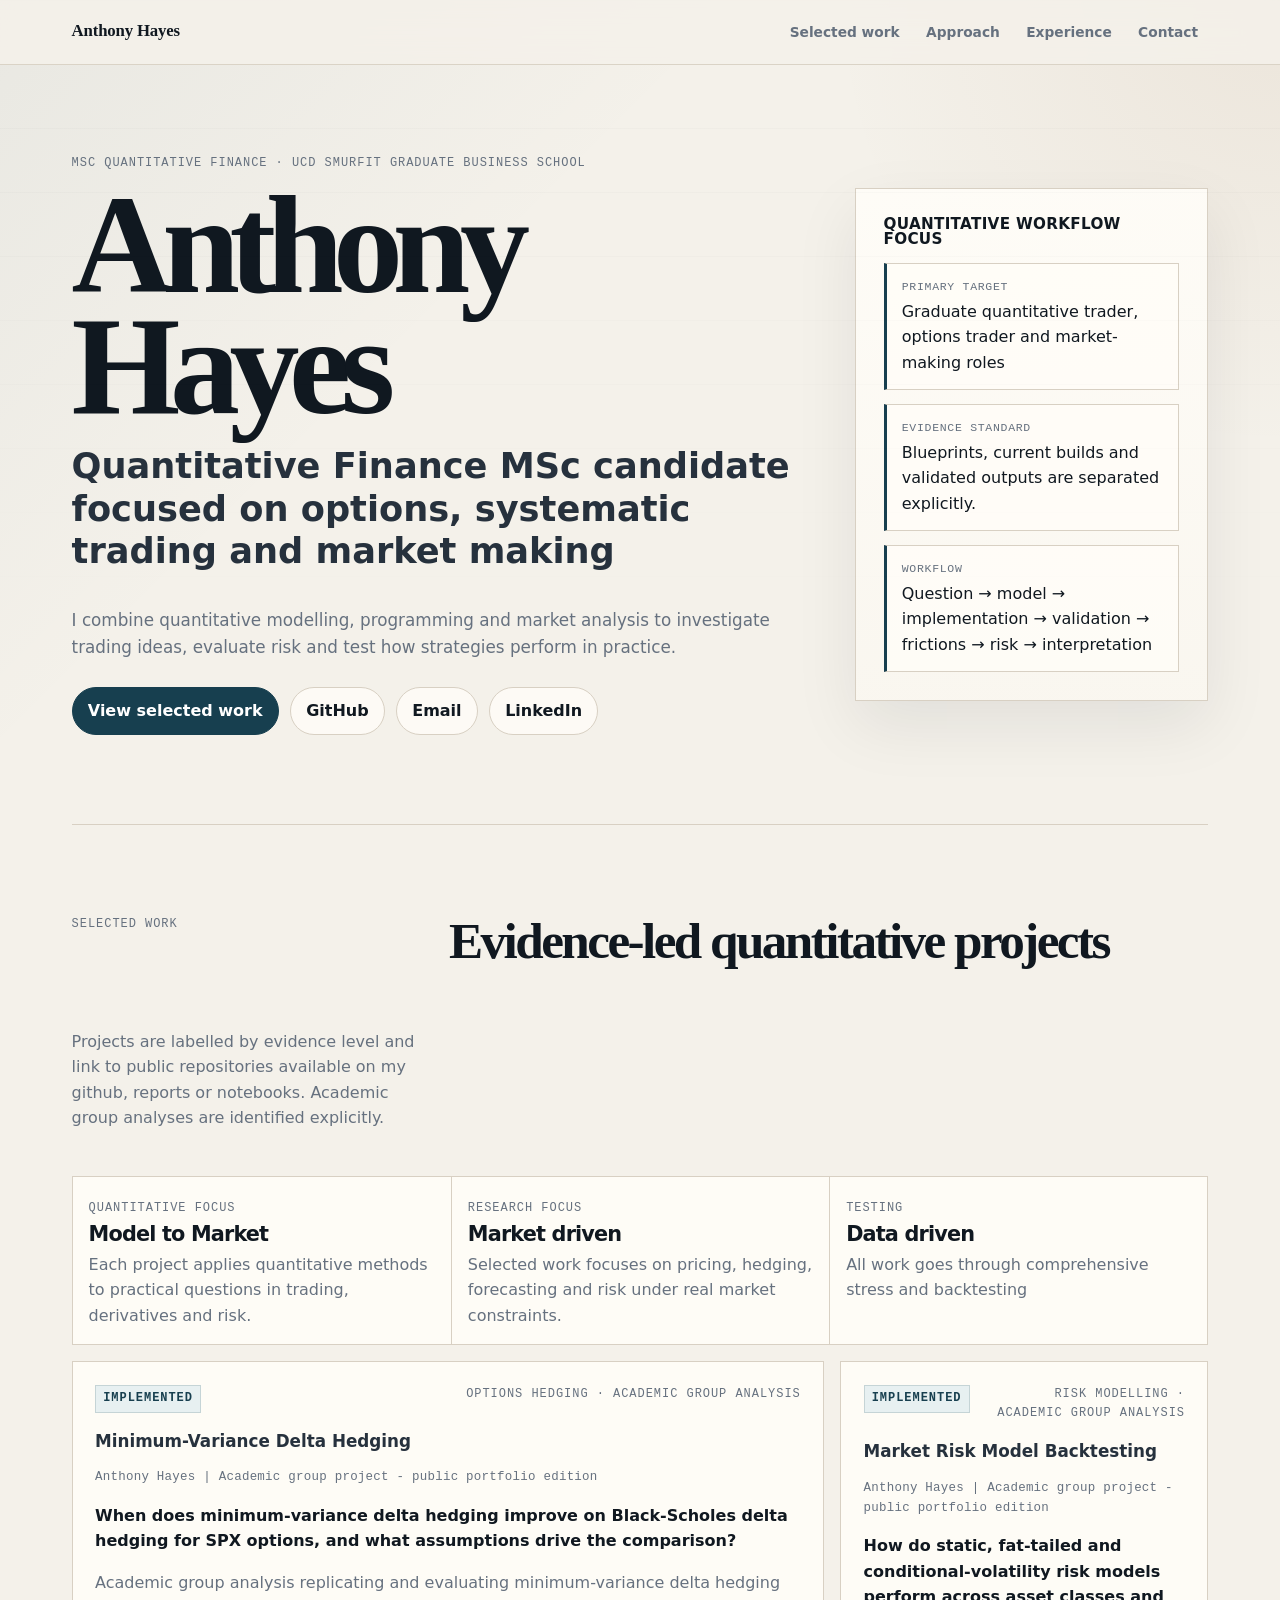
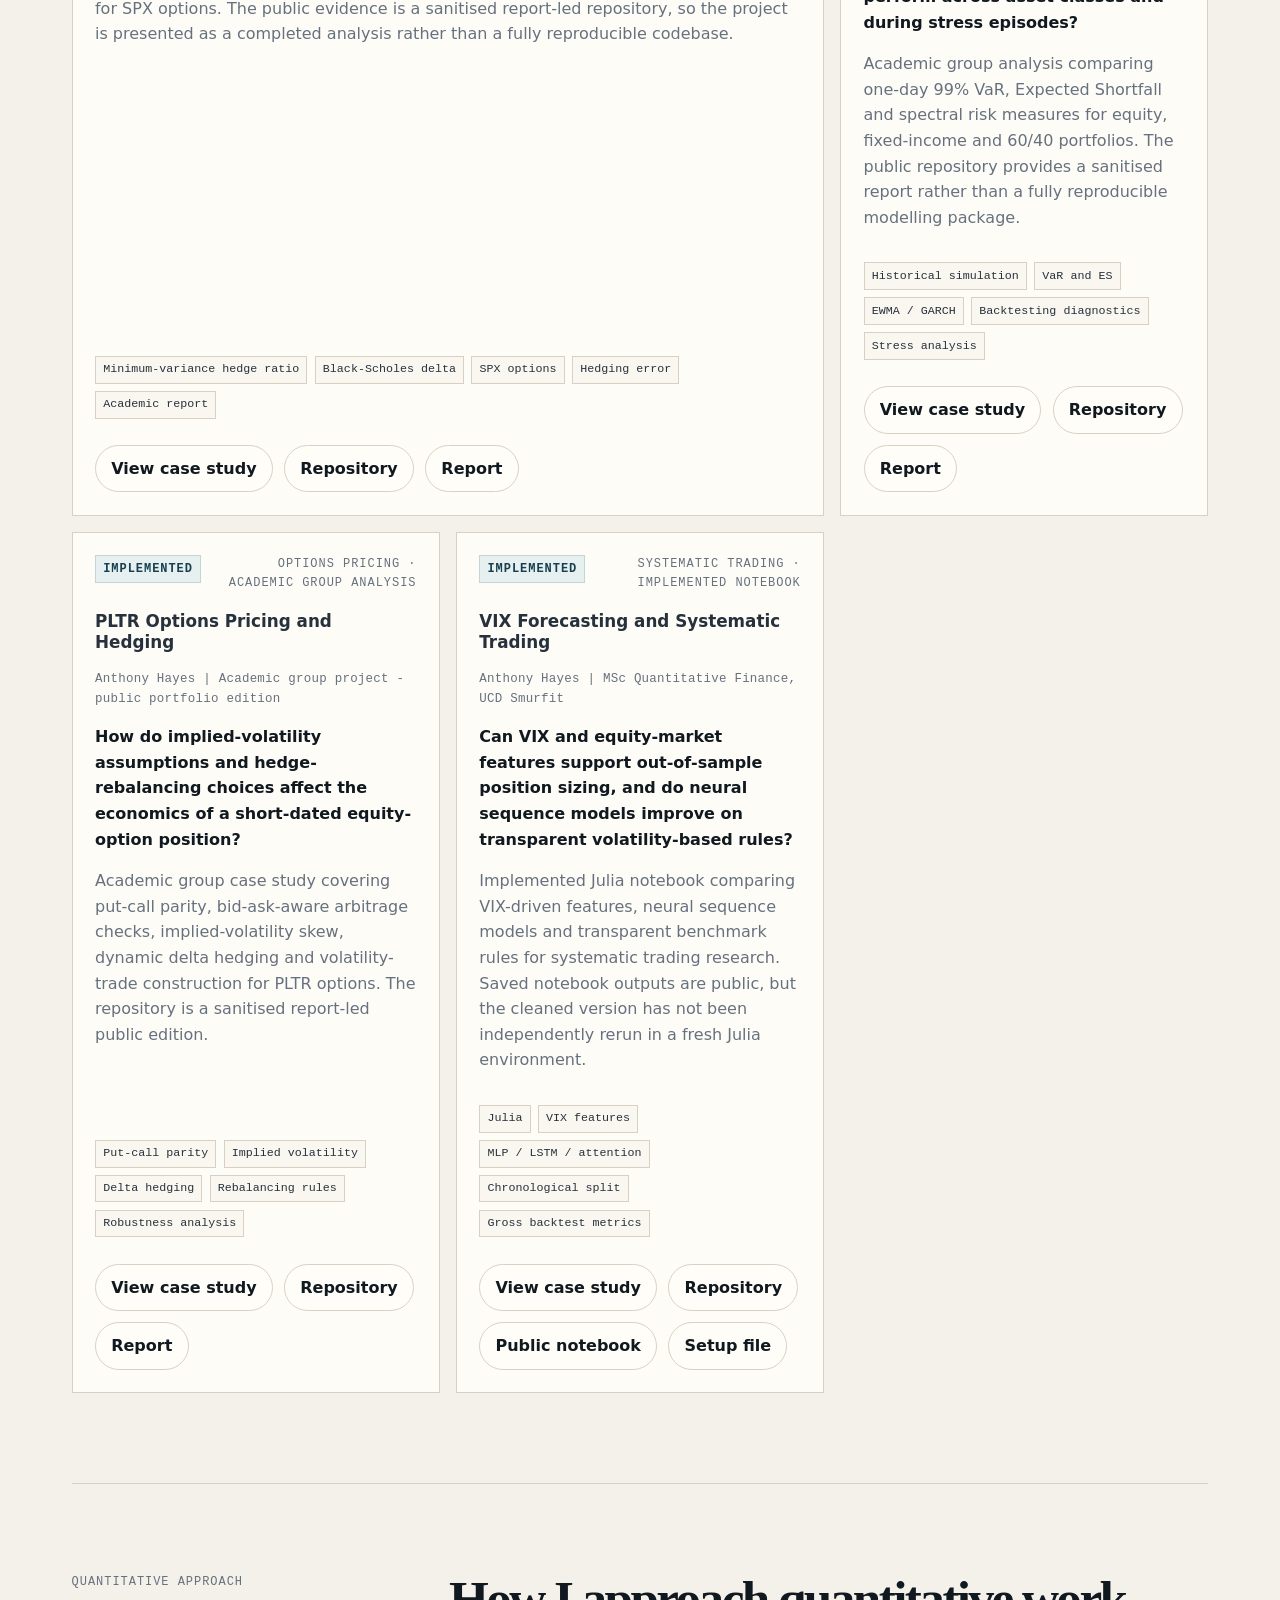
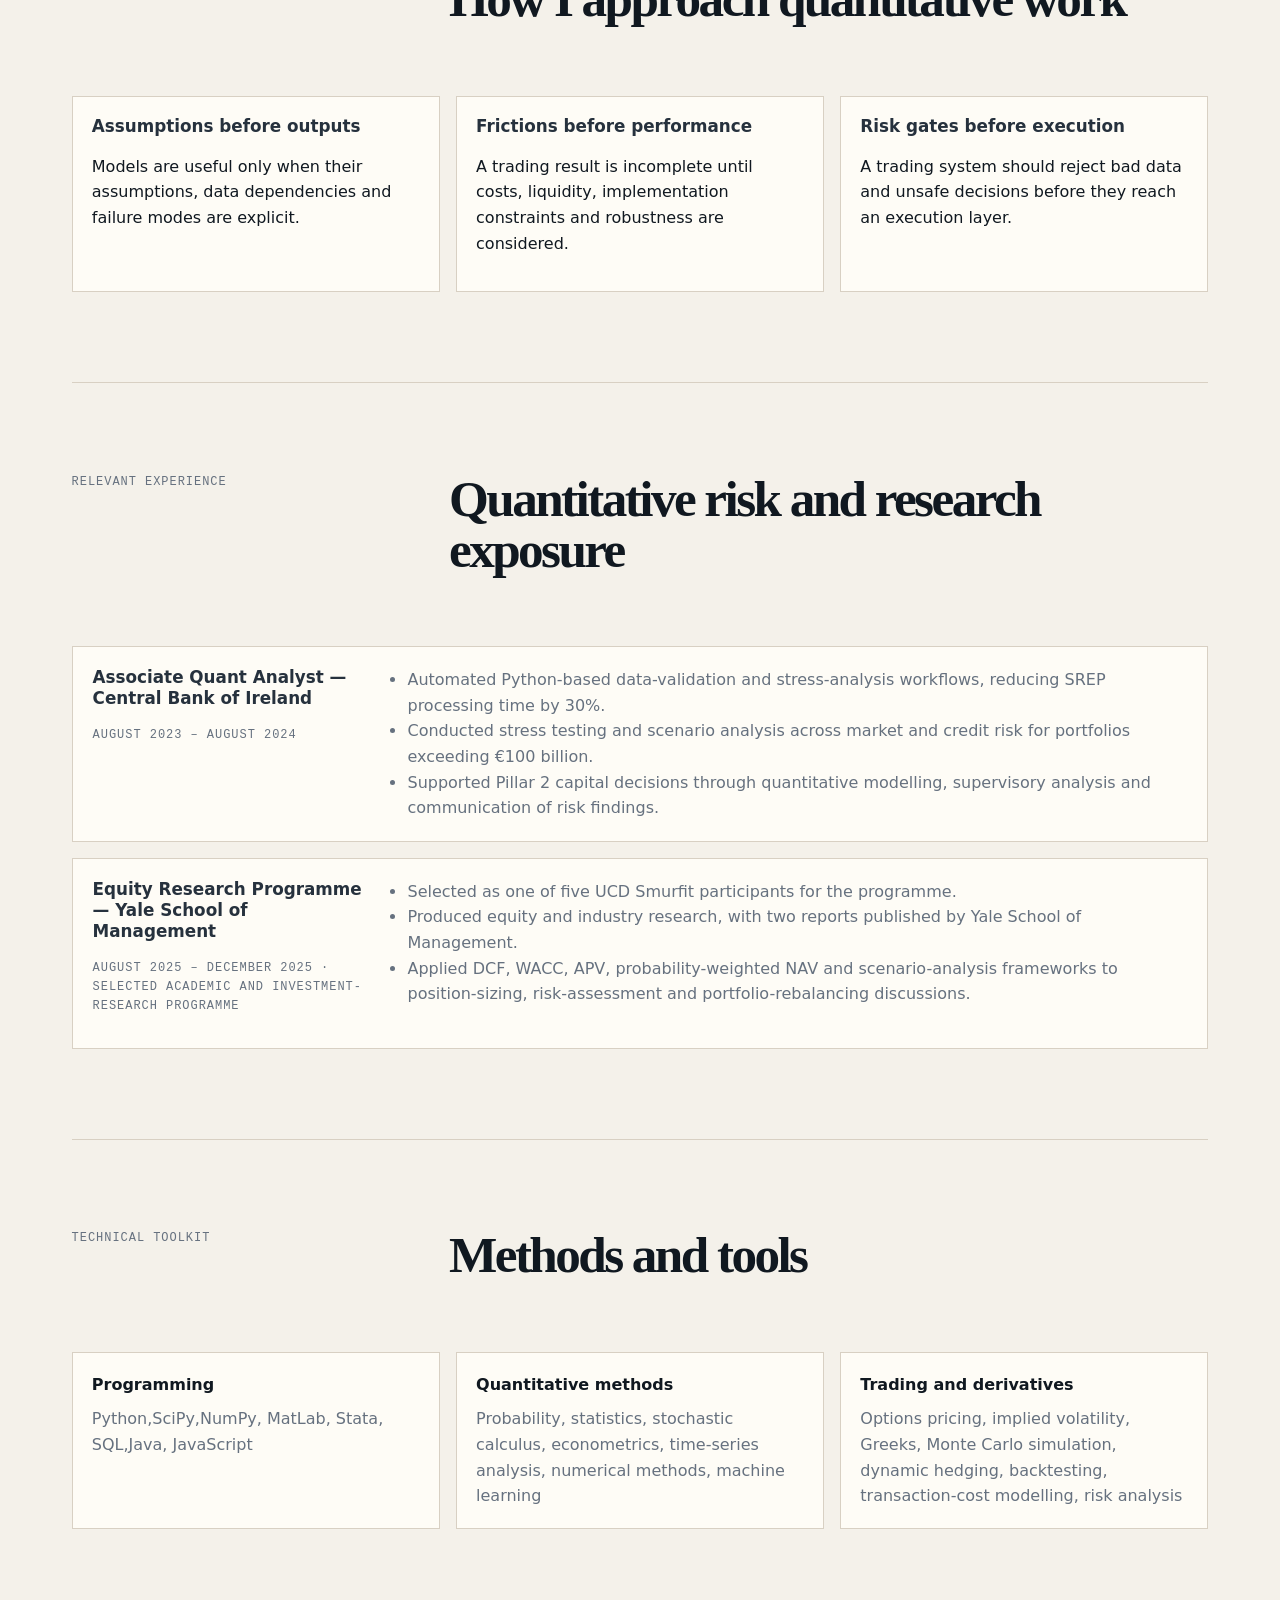
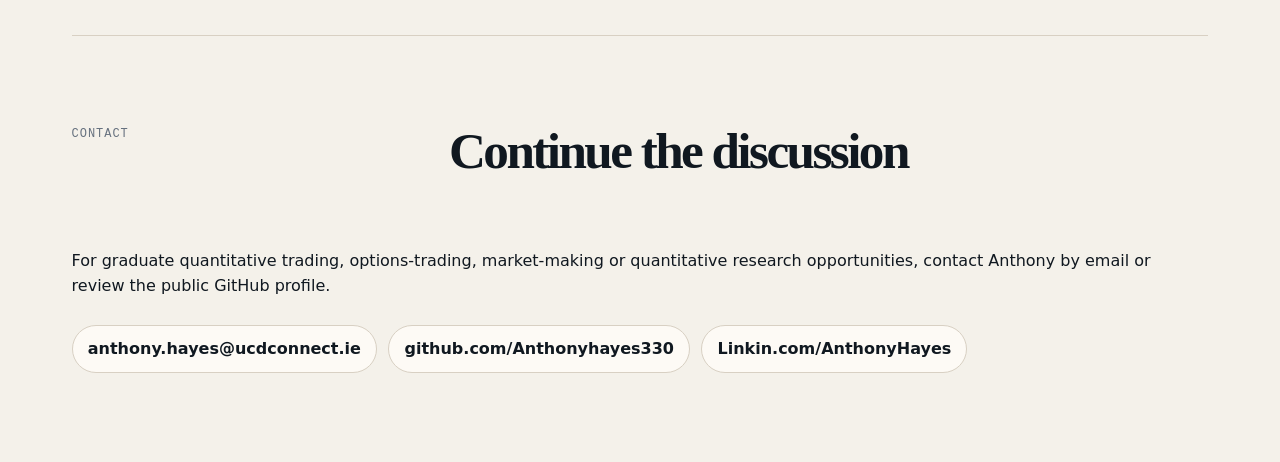
<file: index.html>
<!doctype html>
<html lang="en">
<head>
  <meta charset="utf-8">
  <meta name="viewport" content="width=device-width, initial-scale=1">
  <title>Anthony Hayes | Quantitative Trading and Research Portfolio</title>
  <meta name="description" content="Anthony Hayes is an MSc Quantitative Finance candidate at UCD Smurfit focused on options, systematic trading research and risk-aware quantitative workflows.">
  <meta property="og:title" content="Anthony Hayes | Quantitative Trading Research Portfolio">
  <meta property="og:description" content="A concise portfolio for graduate quantitative trader and quantitative research applications, focused on evidence, assumptions, frictions and risk controls.">
  <meta property="og:type" content="website">
  <link rel="stylesheet" href="assets/css/styles.css">
  <script src="assets/data/projects.js" defer></script>
  <script src="assets/js/site.js" defer></script>
</head>
<body>
  <a class="skip-link" href="#main">Skip to content</a>
  <header class="site-header">
    <nav class="nav" aria-label="Primary navigation">
      <a class="wordmark" href="./">Anthony Hayes</a>
      <div class="nav-links">
        <a href="#selected-work">Selected work</a>
        <a href="#approach">Approach</a>
        <a href="#experience">Experience</a>
        <a href="#contact">Contact</a>
      </div>
    </nav>
  </header>

  <main id="main">
    <section class="hero section" aria-labelledby="hero-title">
      <div class="hero-copy">
        <p class="eyebrow">MSc Quantitative Finance · UCD Smurfit Graduate Business School</p>
        <h1 id="hero-title">Anthony Hayes</h1>
        <p class="lede">Quantitative Finance MSc candidate focused on options, systematic trading and market making</p>
        <p class="supporting">I combine quantitative modelling, programming and market analysis to investigate trading ideas, evaluate risk and test how strategies perform in practice.</p>
        <div class="hero-actions" aria-label="Contact and profile links">
          <a class="button primary" href="#selected-work">View selected work</a>
          <a class="button" href="https://github.com/Anthonyhayes330">GitHub</a>
          <a class="button" href="mailto:anthony.hayes@ucdconnect.ie">Email</a>
          <!-- LinkedIn omitted until an exact verified URL is available; do not guess or publish a malformed link. -->
        </div>
      </div>
      <aside class="hero-panel" aria-label="Portfolio focus areas">
        <h2>Quantitative workflow focus</h2>
        <dl class="signal-grid">
          <div><dt>Primary target</dt><dd>Graduate quantitative trader, options trader and market-making roles</dd></div>
          <div><dt>Evidence standard</dt><dd>Blueprints, current builds and validated outputs are separated explicitly.</dd></div>
          <div><dt>Workflow</dt><dd>Question → model → implementation → validation → frictions → risk → interpretation</dd></div>
        </dl>
      </aside>
    </section>

    <section id="selected-work" class="section" aria-labelledby="selected-work-title">
      <div class="section-heading">
        <p class="eyebrow">Selected work</p>
        <h2 id="selected-work-title">Evidence-led quantitative projects</h2>
        <p>Projects are labelled by evidence level and link to public repositories available on my github, reports or notebooks. Academic group analyses are identified explicitly.</p>
      </div>
      <div class="evidence-strip" aria-label="Quantitative research framework">
        <div><span class="stat-label">QUANTITATIVE FOCUS</span><strong>Model to Market</strong><p>Each project applies quantitative methods to practical questions in trading, derivatives and risk.</p></div>
        <div><span class="stat-label">RESEARCH FOCUS</span><strong>Market driven</strong><p>Selected work focuses on pricing, hedging, forecasting and risk under real market constraints.</p></div>
        <div><span class="stat-label">TESTING</span><strong>Data driven</strong><p>All work goes through comprehensive stress and backtesting</p></div>
      </div>
      <div id="featured-projects" class="project-grid" aria-live="polite">
        <noscript>
          <article class="project-card">
            <div class="card-top"><span class="status">Blueprint</span><span class="category">Options, volatility and market making</span></div>
            <h3>Options Market-Making Blueprint</h3>
            <p class="research-question">How should an options market maker translate model fair value into inventory-aware quotes while managing Greek exposure and hedging costs?</p>
            <p>Enable JavaScript to render the maintained case-study links from the central project-data file.</p>
          </article>
        </noscript>
      </div>
    </section>

    <section id="approach" class="section principles" aria-labelledby="approach-title">
      <div class="section-heading">
        <p class="eyebrow">Quantitative approach</p>
        <h2 id="approach-title">How I approach quantitative work</h2>
      </div>
      <div class="principle-grid">
        <article><h3>Assumptions before outputs</h3><p>Models are useful only when their assumptions, data dependencies and failure modes are explicit.</p></article>
        <article><h3>Frictions before performance</h3><p>A trading result is incomplete until costs, liquidity, implementation constraints and robustness are considered.</p></article>
        <article><h3>Risk gates before execution</h3><p>A trading system should reject bad data and unsafe decisions before they reach an execution layer.</p></article>
      </div>
    </section>

    <section id="experience" class="section" aria-labelledby="experience-title">
      <div class="section-heading"><p class="eyebrow">Relevant experience</p><h2 id="experience-title">Quantitative risk and research exposure</h2></div>
      <div class="timeline">
        <article class="experience-item">
          <div><h3>Associate Quant Analyst — Central Bank of Ireland</h3><p class="meta">August 2023 – August 2024</p></div>
          <ul><li>Automated Python-based data-validation and stress-analysis workflows, reducing SREP processing time by 30%.</li><li>Conducted stress testing and scenario analysis across market and credit risk for portfolios exceeding €100 billion.</li><li>Supported Pillar 2 capital decisions through quantitative modelling, supervisory analysis and communication of risk findings.</li></ul>
        </article>
        <article class="experience-item">
          <div><h3>Equity Research Programme — Yale School of Management</h3><p class="meta">August 2025 – December 2025 · Selected academic and investment-research programme</p></div>
          <ul><li>Selected as one of five UCD Smurfit participants for the programme.</li><li>Produced equity and industry research, with two reports published by Yale School of Management.</li><li>Applied DCF, WACC, APV, probability-weighted NAV and scenario-analysis frameworks to position-sizing, risk-assessment and portfolio-rebalancing discussions.</li></ul>
        </article>
      </div>
    </section>

    <section id="toolkit" class="section toolkit" aria-labelledby="toolkit-title">
      <div class="section-heading"><p class="eyebrow">Technical toolkit</p><h2 id="toolkit-title">Methods and tools</h2></div>
      <div class="toolkit-grid">
        <p><strong>Programming</strong><span>Python,SciPy,NumPy, MatLab, Stata, SQL,Java, JavaScript</span></p>
        <p><strong>Quantitative methods</strong><span>Probability, statistics, stochastic calculus, econometrics, time-series analysis, numerical methods, machine learning</span></p>
        <p><strong>Trading and derivatives</strong><span>Options pricing, implied volatility, Greeks, Monte Carlo simulation, dynamic hedging, backtesting, transaction-cost modelling, risk analysis</span></p>
      </div>
    </section>

    <section id="contact" class="section contact" aria-labelledby="contact-title">
      <div class="section-heading"><p class="eyebrow">Contact</p><h2 id="contact-title">Continue the discussion</h2></div>
      <p>For graduate quantitative trading, options-trading, market-making or quantitative research opportunities, contact Anthony by email or review the public GitHub profile.</p>
      <div class="contact-links"><a href="mailto:anthony.hayes@ucdconnect.ie">anthony.hayes@ucdconnect.ie</a><a href="https://github.com/Anthonyhayes330">github.com/Anthonyhayes330</a><a href="https://www.linkedin.com/in/anthony-hayes-033423232/">Linkin.com/AnthonyHayes</a></div>
    </section>
  </main>
</body>
</html>
</file>
<file: assets/css/styles.css>
:root {
  --bg: #f4f1ea;
  --surface: #fffdf8;
  --surface-muted: #faf7f0;
  --ink: #101820;
  --ink-soft: #26313d;
  --muted: #66717f;
  --line: #d8d0c3;
  --line-strong: #b7aa98;
  --accent: #173f4f;
  --accent-pale: #e7f0f1;
  --shadow: 0 24px 60px rgba(16, 24, 32, 0.08);
  --sans: Inter, ui-sans-serif, system-ui, -apple-system, BlinkMacSystemFont, "Segoe UI", sans-serif;
  --serif: Georgia, "Times New Roman", serif;
  --mono: ui-monospace, SFMono-Regular, Menlo, Consolas, monospace;
}

* { box-sizing: border-box; }

html { scroll-behavior: smooth; }

body {
  margin: 0;
  background:
    linear-gradient(135deg, rgba(23, 63, 79, 0.05), transparent 34rem),
    radial-gradient(circle at top right, rgba(141, 91, 43, 0.08), transparent 28rem),
    var(--bg);
  color: var(--ink);
  font-family: var(--sans);
  line-height: 1.6;
}

body::before {
  content: "";
  position: fixed;
  inset: 0;
  pointer-events: none;
  background-image: linear-gradient(rgba(16, 24, 32, 0.035) 1px, transparent 1px);
  background-size: 100% 4rem;
  mask-image: linear-gradient(to bottom, rgba(0, 0, 0, 0.75), transparent 70%);
}

a { color: var(--accent); text-decoration-thickness: 1px; text-underline-offset: 0.2em; }
a:hover { text-decoration-thickness: 2px; }
a:focus-visible, button:focus-visible { outline: 3px solid rgba(23, 63, 79, 0.28); outline-offset: 4px; }

.skip-link { left: 1rem; position: absolute; top: -4rem; z-index: 20; }
.skip-link:focus { top: 1rem; background: var(--surface); border: 1px solid var(--line); padding: 0.55rem 0.85rem; }

.site-header {
  position: sticky;
  top: 0;
  z-index: 10;
  border-bottom: 1px solid rgba(216, 208, 195, 0.9);
  background: rgba(244, 241, 234, 0.88);
  backdrop-filter: blur(16px);
}

.nav {
  align-items: center;
  display: flex;
  justify-content: space-between;
  gap: 1rem;
  margin: 0 auto;
  max-width: 1180px;
  padding: 0.85rem 1.35rem;
}

.wordmark {
  color: var(--ink);
  font-family: var(--serif);
  font-size: 1.05rem;
  font-weight: 700;
  letter-spacing: -0.01em;
  text-decoration: none;
}

.nav-links { align-items: center; display: flex; flex-wrap: wrap; gap: 0.35rem; }
.nav-links a { border-radius: 999px; color: var(--muted); font-size: 0.86rem; font-weight: 650; padding: 0.45rem 0.65rem; text-decoration: none; }
.nav-links a:hover { background: rgba(255, 253, 248, 0.8); color: var(--ink); }

main { margin: 0 auto; max-width: 1180px; padding: 0 1.35rem; }
.section { border-bottom: 1px solid var(--line); padding: clamp(3.5rem, 7vw, 6.5rem) 0; }

.hero {
  align-items: center;
  display: grid;
  gap: clamp(1.5rem, 4vw, 3rem);
  grid-template-columns: minmax(0, 1.35fr) minmax(280px, 0.65fr);
  min-height: 78vh;
  padding-top: clamp(4rem, 7vw, 7rem);
}

.hero-copy { max-width: 820px; }
.eyebrow, .status, .category, .meta, .stat-label { color: var(--muted); font-family: var(--mono); font-size: 0.75rem; letter-spacing: 0.08em; text-transform: uppercase; }
h1, h2, h3, p { margin-top: 0; }
h1 { font-family: var(--serif); font-size: clamp(4rem, 11vw, 8.75rem); font-weight: 600; letter-spacing: -0.075em; line-height: 0.86; margin-bottom: 1.2rem; }
h2 { font-family: var(--serif); font-size: clamp(2rem, 4vw, 3.4rem); font-weight: 600; letter-spacing: -0.05em; line-height: 1; }
h3 { color: var(--ink-soft); font-size: 1.05rem; line-height: 1.25; }
.lede { color: var(--ink-soft); font-size: clamp(1.35rem, 3vw, 2.2rem); font-weight: 620; line-height: 1.2; max-width: 850px; }
.supporting { color: var(--muted); font-size: 1.05rem; max-width: 700px; }

.hero-actions, .card-links, .contact-links { display: flex; flex-wrap: wrap; gap: 0.7rem; margin-top: 1.65rem; }
.button, .case-link, .card-links a, .contact-links a { align-items: center; background: rgba(255, 253, 248, 0.82); border: 1px solid var(--line); border-radius: 999px; color: var(--ink); display: inline-flex; font-weight: 720; min-height: 2.65rem; padding: 0.62rem 0.95rem; text-decoration: none; }
.button:hover, .card-links a:hover, .contact-links a:hover { border-color: var(--line-strong); transform: translateY(-1px); }
.button.primary, .case-link { background: var(--accent); border-color: var(--accent); color: #fff; }

.hero-panel { background: linear-gradient(180deg, rgba(255, 253, 248, 0.92), rgba(250, 247, 240, 0.92)); border: 1px solid var(--line); box-shadow: var(--shadow); padding: clamp(1.25rem, 3vw, 1.75rem); }
.hero-panel h2 { font-family: var(--sans); font-size: 0.95rem; letter-spacing: 0.02em; margin-bottom: 1rem; text-transform: uppercase; }
.signal-grid { display: grid; gap: 0.9rem; margin: 0; }
.signal-grid div, .project-card, .principle-grid article, .experience-item, .toolkit-grid p, .case-section, .case-header, .evidence-strip { background: rgba(255, 253, 248, 0.9); border: 1px solid var(--line); }
.signal-grid div { border-left: 3px solid var(--accent); padding: 0.85rem 0.95rem; }
.signal-grid dt, .case-meta dt { color: var(--muted); font-family: var(--mono); font-size: 0.72rem; letter-spacing: 0.06em; text-transform: uppercase; }
.signal-grid dd, .case-meta dd { margin: 0.15rem 0 0; }

.section-heading { align-items: start; display: grid; gap: 1.25rem; grid-template-columns: minmax(150px, 0.32fr) minmax(0, 0.68fr); margin-bottom: 1.8rem; }
.section-heading p:not(.eyebrow) { color: var(--muted); max-width: 650px; }
.evidence-strip { display: grid; grid-template-columns: repeat(3, 1fr); margin-bottom: 1rem; }
.evidence-strip div { padding: 1rem; }
.evidence-strip div + div { border-left: 1px solid var(--line); }
.evidence-strip strong { display: block; font-size: 1.3rem; letter-spacing: -0.04em; }
.evidence-strip p { color: var(--muted); margin-bottom: 0; }

.project-grid { display: grid; gap: 1rem; grid-template-columns: repeat(12, 1fr); }
.project-card { display: flex; flex-direction: column; grid-column: span 4; min-height: 100%; padding: clamp(1.1rem, 2vw, 1.4rem); position: relative; transition: border-color 0.18s ease, box-shadow 0.18s ease, transform 0.18s ease; }
.project-card:first-child { grid-column: span 8; }
.project-card:hover { border-color: var(--line-strong); box-shadow: 0 18px 45px rgba(16, 24, 32, 0.07); transform: translateY(-2px); }
.card-top { align-items: flex-start; display: flex; gap: 1rem; justify-content: space-between; margin-bottom: 1.1rem; }
.status { background: var(--accent-pale); border: 1px solid rgba(23, 63, 79, 0.16); color: var(--accent); font-weight: 800; padding: 0.22rem 0.45rem; }
.category { text-align: right; }
.research-question { color: var(--ink); font-weight: 760; }
.project-card > p:not(.research-question), .case-section p, .case-list, .experience-item li, .toolkit-grid span { color: var(--muted); }
.tag-list { display: flex; flex-wrap: wrap; gap: 0.45rem; list-style: none; margin: auto 0 0; padding: 1rem 0 0; }
.tag { background: var(--surface-muted); border: 1px solid var(--line); color: var(--ink-soft); font-family: var(--mono); font-size: 0.73rem; padding: 0.22rem 0.45rem; }

.principle-grid, .toolkit-grid { display: grid; gap: 1rem; grid-template-columns: repeat(3, 1fr); }
.principle-grid article, .toolkit-grid p { padding: 1.2rem; }
.timeline { display: grid; gap: 1rem; }
.experience-item { display: grid; gap: 1rem; grid-template-columns: minmax(220px, 0.35fr) 1fr; padding: 1.25rem; }
.experience-item ul { margin: 0; padding-left: 1.2rem; }
.toolkit-grid strong { display: block; margin-bottom: 0.55rem; }
.contact { border-bottom: 0; }

.case-study-shell { max-width: 960px; }
.back-link { display: inline-block; margin: 2rem 0 1rem; }
.case-header, .case-section { margin-bottom: 1rem; padding: clamp(1.2rem, 3vw, 1.7rem); }
.case-header h1 { font-size: clamp(2.65rem, 7vw, 5.2rem); line-height: 0.92; }
.case-meta { display: grid; gap: 1rem; grid-template-columns: repeat(2, 1fr); margin: 2rem 0 0; }
.case-list { margin: 0; padding-left: 1.2rem; }
.architecture-block + .architecture-block { margin-top: 1rem; }
.architecture-block h3 { color: var(--muted); font-family: var(--mono); font-size: 0.8rem; letter-spacing: 0.06em; text-transform: uppercase; }
.architecture-flow { counter-reset: flow; display: grid; gap: 0.65rem; grid-template-columns: repeat(auto-fit, minmax(150px, 1fr)); list-style: none; margin: 0; padding: 0; }
.architecture-flow li { background: var(--surface-muted); border: 1px solid var(--line); min-height: 4.5rem; padding: 0.75rem; }

@media (max-width: 900px) {
  .hero, .section-heading, .experience-item { grid-template-columns: 1fr; }
  .hero { min-height: auto; }
  .evidence-strip, .principle-grid, .toolkit-grid { grid-template-columns: 1fr; }
  .evidence-strip div + div { border-left: 0; border-top: 1px solid var(--line); }
  .project-card, .project-card:first-child { grid-column: span 12; }
}

@media (max-width: 620px) {
  .nav { align-items: flex-start; flex-direction: column; }
  .nav-links { width: 100%; }
  .nav-links a { padding-left: 0; }
  main { padding: 0 1rem; }
  h1 { letter-spacing: -0.055em; }
  .card-top, .case-meta { grid-template-columns: 1fr; }
  .card-top { flex-direction: column; }
  .category { text-align: left; }
}

@media (prefers-reduced-motion: reduce) {
  html { scroll-behavior: auto; }
  *, *::before, *::after { animation-duration: 0.001ms !important; animation-iteration-count: 1 !important; transition-duration: 0.001ms !important; }
  .project-card:hover, .button:hover, .card-links a:hover, .contact-links a:hover { transform: none; }
}

.figure-grid {
  display: grid;
  gap: 1rem;
  grid-template-columns: repeat(auto-fit, minmax(240px, 1fr));
}

.case-figure {
  margin: 0;
}

.case-figure img {
  border: 1px solid var(--line);
  display: block;
  width: 100%;
}

.case-figure figcaption {
  color: var(--muted);
  font-size: 0.88rem;
  margin-top: 0.55rem;
}

.attribution {
  color: var(--muted);
  font-family: var(--mono);
  font-size: 0.78rem;
  letter-spacing: 0.02em;
  margin-bottom: 0.9rem;
}
</file>
